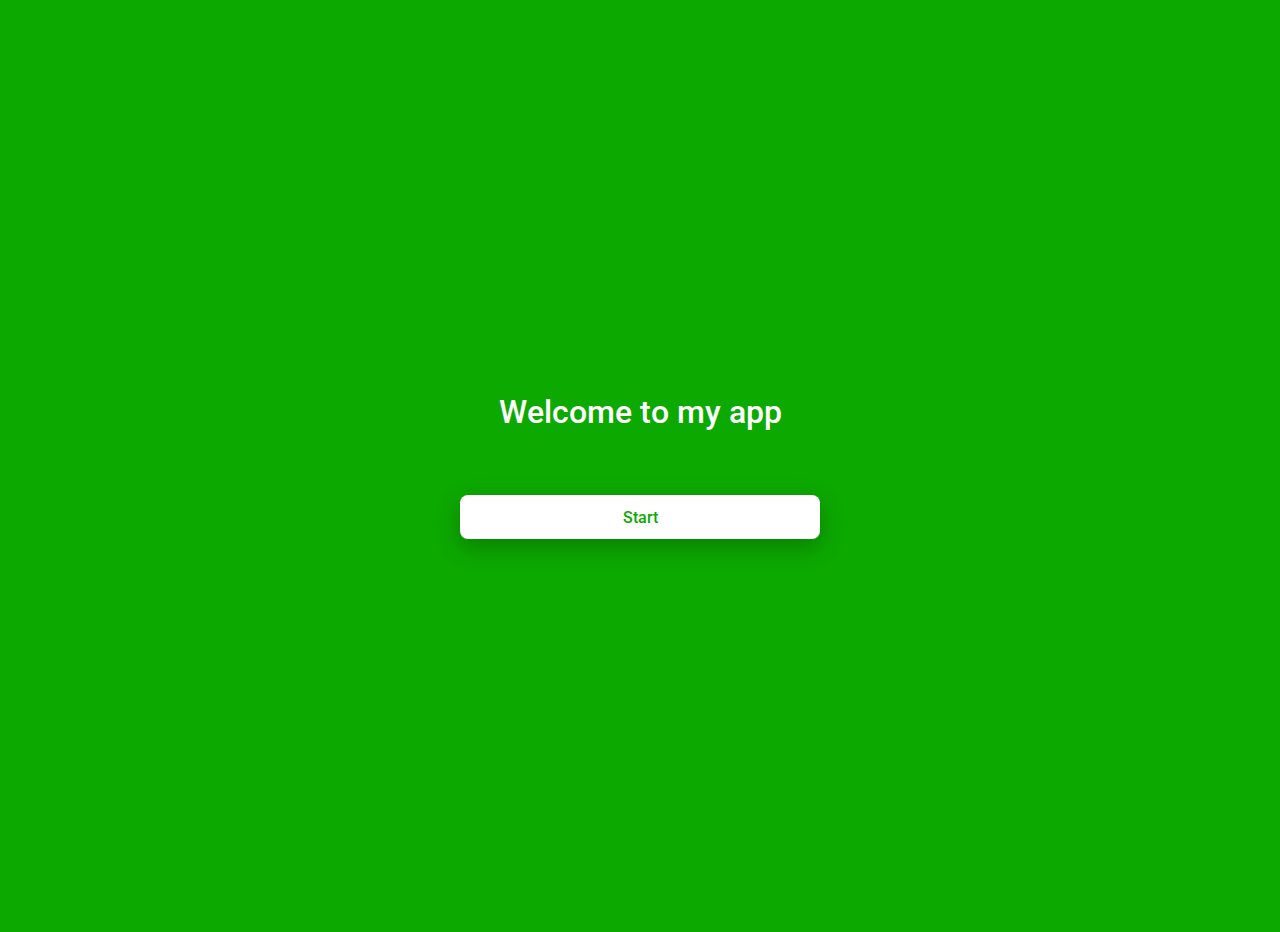
<file: index.html>
<!DOCTYPE html>
<html lang="en">
<head>
  <meta charset="UTF-8">
  <meta http-equiv="X-UA-Compatible" content="IE=edge">
  <meta name="viewport" content="width=device-width, initial-scale=1.0">
  <title>Document</title>
  <link rel="stylesheet" href="./index.css">
  <link rel="preconnect" href="https://fonts.googleapis.com">
  <link rel="preconnect" href="https://fonts.gstatic.com" crossorigin>
  <link href="https://fonts.googleapis.com/css2?family=Roboto:wght@100;300;400;500;700&display=swap" rel="stylesheet">
  <link rel="stylesheet" href="https://cdn.jsdelivr.net/npm/bootstrap-icons@1.10.5/font/bootstrap-icons.css">
</head>
<body>
  <div class="container">
    <div class="wrapper">
      <div class="content">
        <h1>Welcome to my app</h1>
        <a href="./html/find.html" class="button">Start</a>
      </div>
    </div>
  </div>
</body>
</html>
</file>
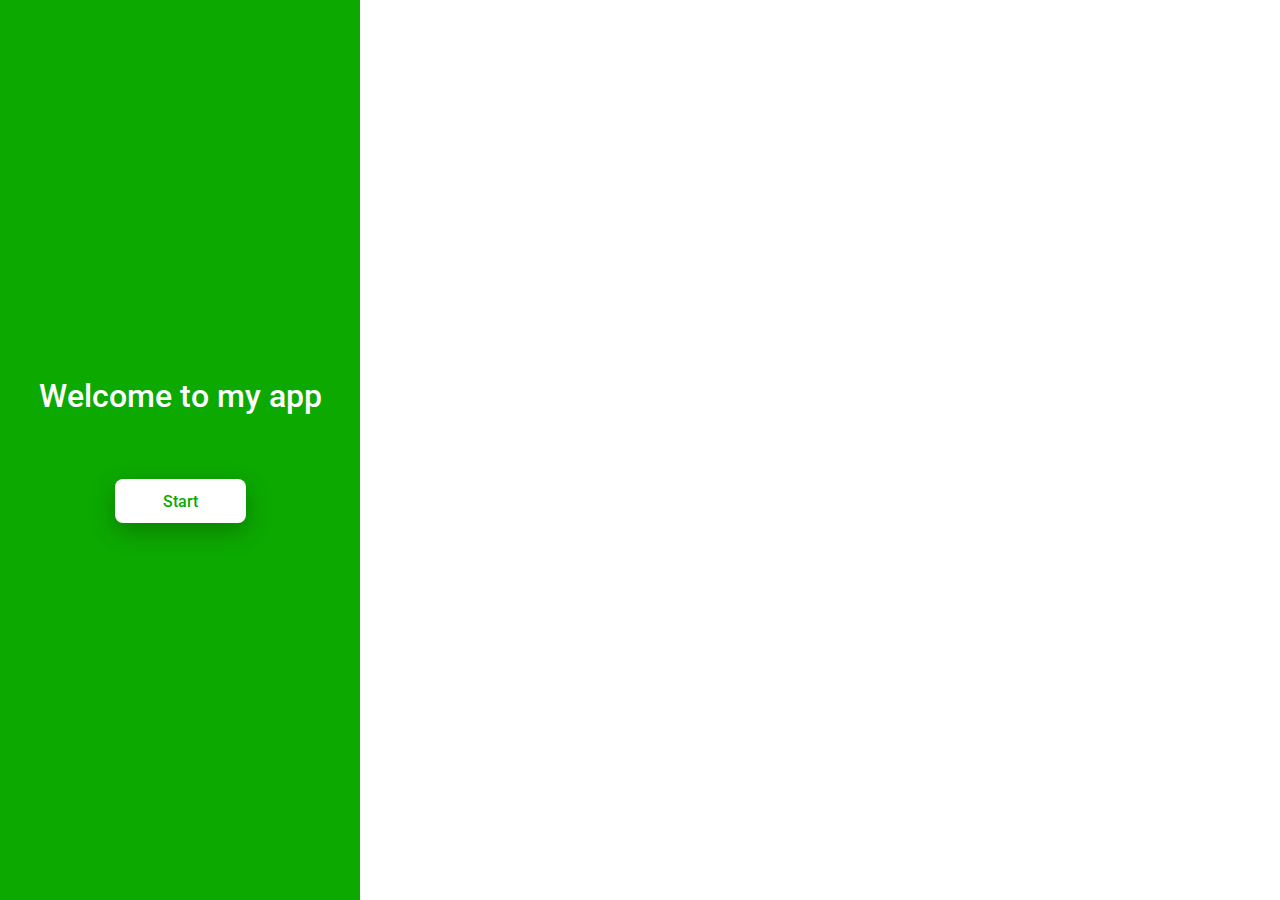
<file: html/index.html>
<!DOCTYPE html>
<html lang="en">
<head>
  <meta charset="UTF-8">
  <meta http-equiv="X-UA-Compatible" content="IE=edge">
  <meta name="viewport" content="width=device-width, initial-scale=1.0">
  <title>Document</title>
  <link rel="stylesheet" href="../css/index.css">
  <link rel="preconnect" href="https://fonts.googleapis.com">
  <link rel="preconnect" href="https://fonts.gstatic.com" crossorigin>
  <link href="https://fonts.googleapis.com/css2?family=Roboto:wght@100;300;400;500;700&display=swap" rel="stylesheet">
  <link rel="stylesheet" href="https://cdn.jsdelivr.net/npm/bootstrap-icons@1.10.5/font/bootstrap-icons.css">
</head>
<body>
  <div class="container">
    <div class="wrapper">
      <div class="content">
        <div class="home">
          <h1>Welcome to my app</h1>
          <a href="./find.html" class="button">Start</a>
        </div>
      </div>
    </div>
  </div>
</body>
</html>
</file>
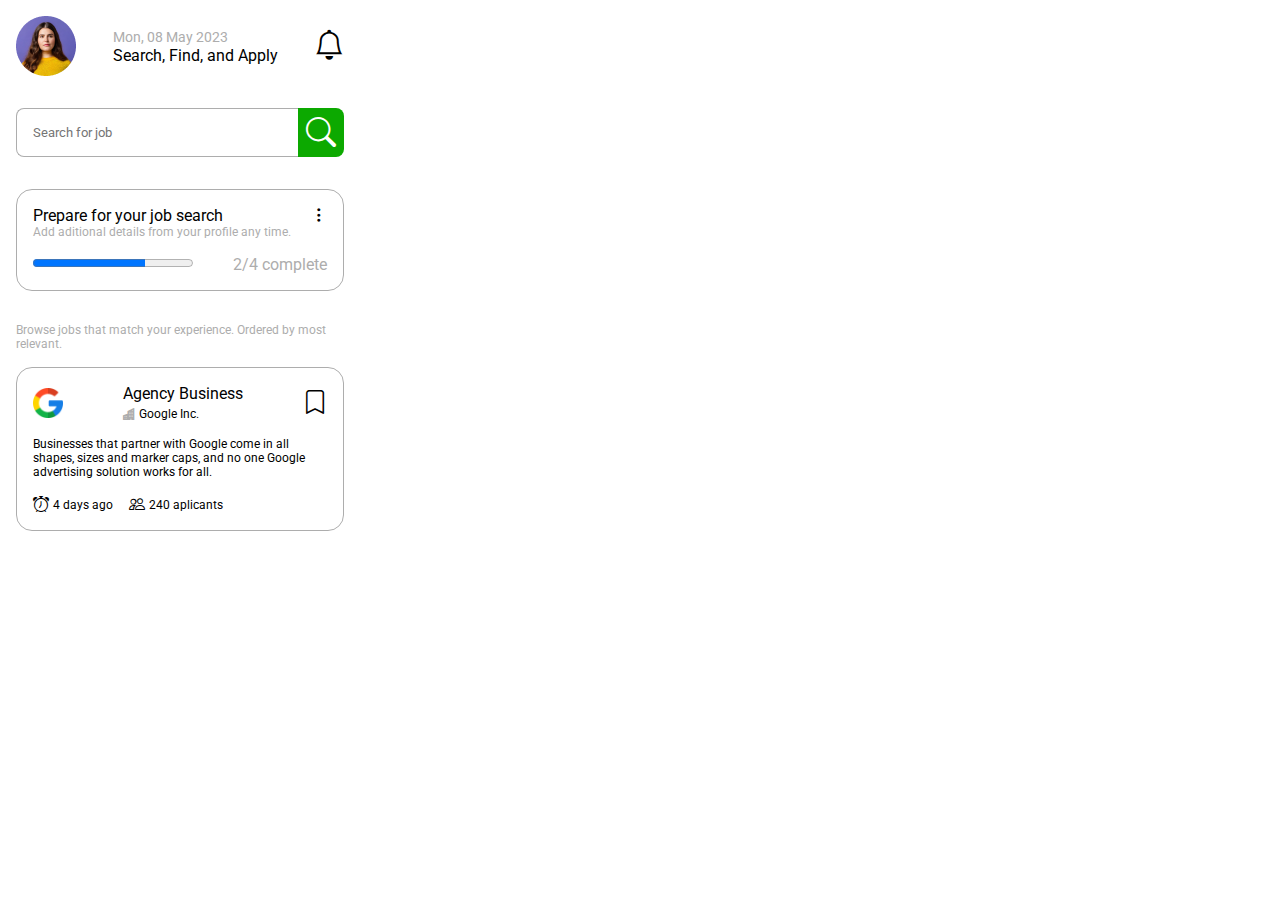
<file: html/find.html>
<!DOCTYPE html>
<html lang="en">
<head>
  <meta charset="UTF-8">
  <meta http-equiv="X-UA-Compatible" content="IE=edge">
  <meta name="viewport" content="width=device-width, initial-scale=1.0">
  <title>Document</title>
  <link rel="stylesheet" href="../css/index.css">
  <link rel="preconnect" href="https://fonts.googleapis.com">
  <link rel="preconnect" href="https://fonts.gstatic.com" crossorigin>
  <link href="https://fonts.googleapis.com/css2?family=Roboto:wght@100;300;400;500;700&display=swap" rel="stylesheet">
  <link rel="stylesheet" href="https://cdn.jsdelivr.net/npm/bootstrap-icons@1.10.5/font/bootstrap-icons.css">
</head>
<body>
  <div class="container">
    <div class="wrapper">
      <div class="content">
        <div class="perfil__content">
          <div class="perfil">
            <img src="../img/Avatar/Image-60.png" alt="" width="60px">
            <div class="description">
              <span>Mon, 08 May 2023</span>
              <p>Search, Find, and Apply</p>
            </div>
            <i class="bi bi-bell"></i>
          </div>
          <div class="search">
            <input type="text" placeholder="Search for job">
            <div class="icon">
              <i class="bi bi-search"></i>
            </div>
          </div>
          <div class="prepareJob">
            <div class="prepareJob__detail">
              <div class="prepareJobs__details__content">
                <h2>Prepare for your job search</h2>
                <p>Add aditional details from your profile any time.</p>
              </div>
              <i class="bi bi-three-dots-vertical"></i>
            </div>
            <div class="prepareJobs__complete">
              <div class="bar">
                <progress id="file" max="100" value="70">70%</progress>
                <label for="file">2/4 complete</label>
              </div>
            </div>
          </div>
          <div class="jobs">
            <p>Browse jobs that match your experience. Ordered by most relevant.</p>
            <div class="job">
              <div class="job__title">
                <img src="../img/300221.png" alt="google" width="30">
                <div class="job__title__details">
                  <h2>Agency Business</h2>
                  <div class="job__title__details-agencia">
                    <i class="bi bi-buildings-fill"></i>
                    <p>Google Inc.</p>
                  </div>
                </div>
                <i class="bi bi-bookmark"></i>
              </div>
              <p>Businesses that partner with Google come in all
              shapes, sizes and marker caps, and no one Google
              advertising solution works for all.</p>
              <div class="job__details">
                <div class="job__details__time">
                  <i class="bi bi-alarm"></i>
                  <p>4 days ago</p>
                </div>
                <div class="job__details__aplicants">
                  <i class="bi bi-people"></i>
                  <p>240 aplicants</p>
                </div>
              </div>
            </div>
          </div>
        </div>
      </div>
    </div>
  </div>
</body>
</html>
</file>
<file: index.css>
@import './css/button.css';

:root {
  --green: #0CA900;
  --black: #000000;
  --white: #ffffff;
  --gray: #adadad;
}

/*cofig*/
* {
  margin: 0;
  padding: 0;
  font-family: Roboto;
}

.wrapper {
  max-width: 360px;
  /* border: 1px solid red; */
  margin: auto;
  height: 100%;
  display: flex;
  padding: 16px;
}

body {
  background: var(--green);
}

/*container*/
.container {
  height: 100vh;
}

.content {
  /* border: 1px solid blue; */
  width: 100%;
  margin: auto;
  display: flex;
  flex-direction: column;
  gap: 64px;

}

.container h1 {
  text-align: center;
  color: var(--white);
  font-weight: 500;
}
</file>
<file: css/index.css>
@import './button.css';
@import './find.css';
@import './jobs.css';

:root {
  --green: #0CA900;
  --black: #000000;
  --white: #ffffff;
  --gray: #adadad;
}

/*cofig*/
* {
  margin: 0;
  padding: 0;
  font-family: Roboto;
  box-sizing: border-box;
}

/*container*/
.container {
  height: 100vh;
  width: 100%;
}

.wrapper {
  max-width: 360px;
  height: 100%;
  /* border: 1px solid red; */
}

.content {
  /* border: 1px solid blue; */
  height: 100%;
  display: flex;
}

.home {
  display: flex;
  flex-direction: column;
  align-items: center;
  justify-content: center;
  gap: 64px;
  background-color: var(--green);
  height: 100%;
  width: 100%;
  padding: 16px;
}

.home h1 {
  text-align: center;
  color: var(--white);
  font-weight: 500;
}
</file>
